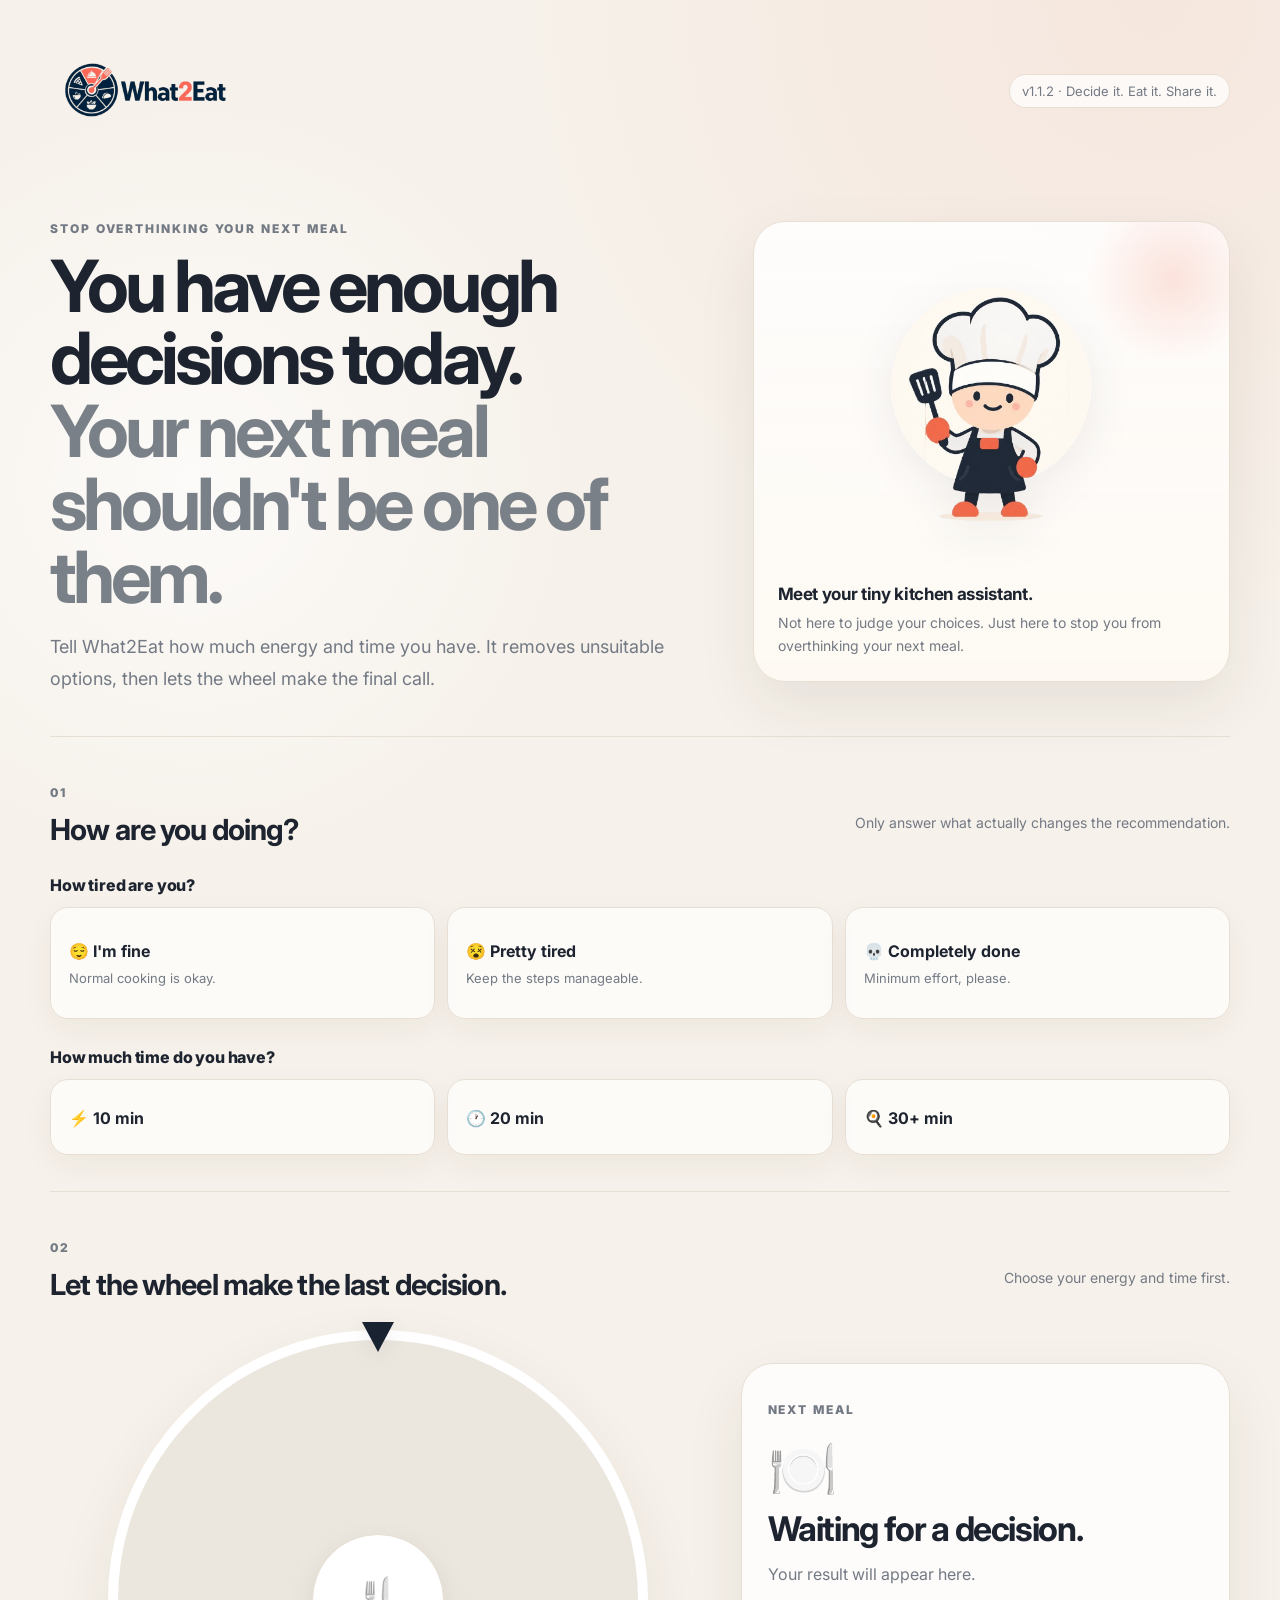
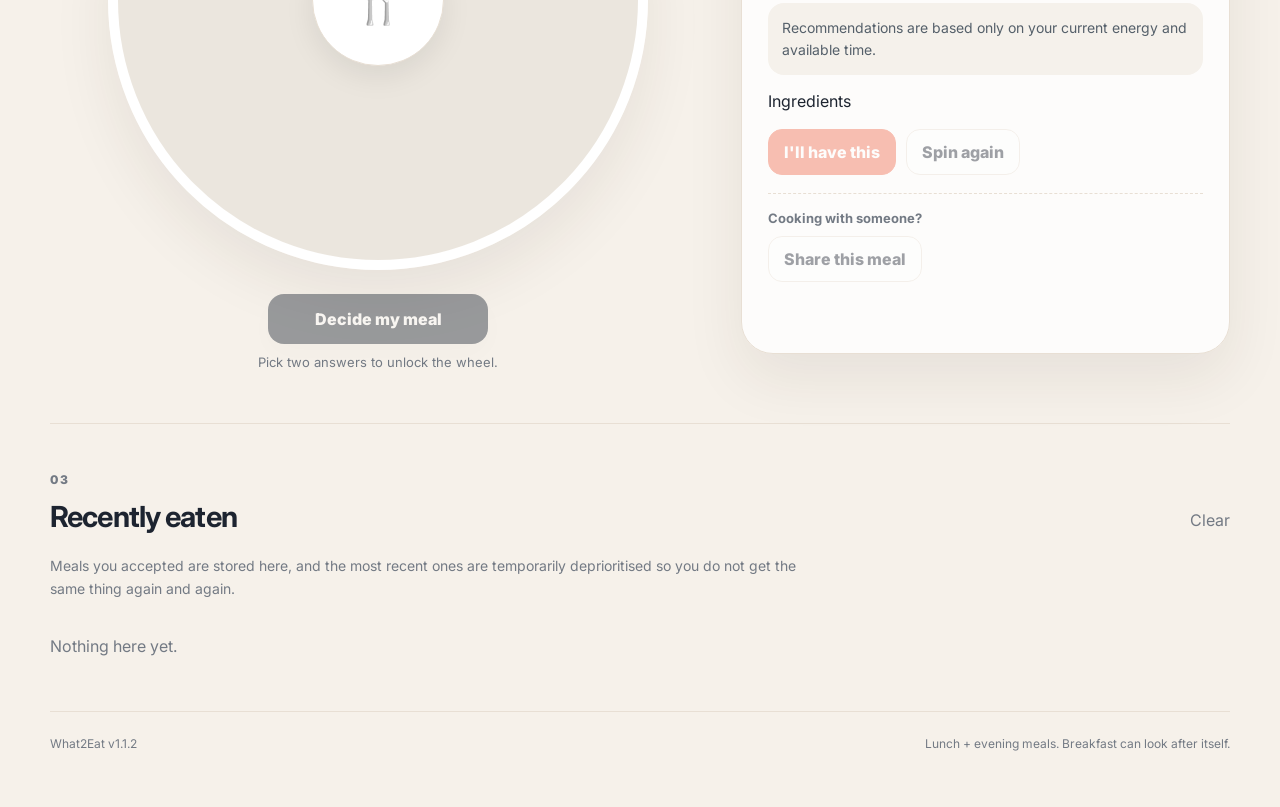
<file: index.html>
<!doctype html>
<html lang="en">
<head>
  <meta charset="utf-8">
  <meta name="viewport" content="width=device-width,initial-scale=1">
  <meta name="theme-color" content="#f6f1ea">
  <meta name="description" content="What2Eat helps you decide your next meal based on your current energy and available time.">
  <title>What2Eat — Stop overthinking your next meal</title>
  <link rel="preconnect" href="https://fonts.googleapis.com">
  <link rel="preconnect" href="https://fonts.gstatic.com" crossorigin>
  <link href="https://fonts.googleapis.com/css2?family=Inter:wght@400;500;600;700;800;900&display=swap" rel="stylesheet">
  <link rel="stylesheet" href="./style.css?v=1.1.2">
</head>
<body>
  <main class="page">
    <header class="topbar">
      <a class="brand" href="./" aria-label="What2Eat home">
        <img
          src="./what2eat-logo.png"
          alt="What2Eat"
          class="brand-logo"
        >
      </a>
      <span class="version">v1.1.2 · Decide it. Eat it. Share it.</span>
    </header>

    <section class="hero">
      <div class="hero-copy">
        <p class="eyebrow">STOP OVERTHINKING YOUR NEXT MEAL</p>
        <h1>
          You have enough decisions today.
          <br>
          <span>Your next meal shouldn't be one of them.</span>
        </h1>

        <p class="intro">
          Tell What2Eat how much energy and time you have.
          It removes unsuitable options, then lets the wheel make the final call.
        </p>
      </div>

      <aside class="chef-card" aria-label="What2Eat little chef illustration">
        <div class="chef-glow"></div>

        <img
          src="./chef-assistant.png"
          alt="What2Eat chef assistant"
          class="chef-image"
        >

        <div class="chef-caption">
          <strong>Meet your tiny kitchen assistant.</strong>
          <p>
            Not here to judge your choices.
            Just here to stop you from overthinking your next meal.
          </p>
        </div>
      </aside>
    </section>

    <section class="block">
      <div class="heading">
        <div>
          <p class="step">01</p>
          <h2>How are you doing?</h2>
        </div>

        <p>
          Only answer what actually changes the recommendation.
        </p>
      </div>

      <div class="question">
        <p class="label">How tired are you?</p>

        <div class="grid three">
          <button class="choice" data-energy="fine" type="button">
            <b>😌 I'm fine</b>
            <span>Normal cooking is okay.</span>
          </button>

          <button class="choice" data-energy="tired" type="button">
            <b>😵 Pretty tired</b>
            <span>Keep the steps manageable.</span>
          </button>

          <button class="choice" data-energy="done" type="button">
            <b>💀 Completely done</b>
            <span>Minimum effort, please.</span>
          </button>
        </div>
      </div>

      <div class="question">
        <p class="label">How much time do you have?</p>

        <div class="grid three">
          <button class="choice time" data-time="10" type="button">
            <b>⚡ 10 min</b>
          </button>

          <button class="choice time" data-time="20" type="button">
            <b>🕐 20 min</b>
          </button>

          <button class="choice time" data-time="30plus" type="button">
            <b>🍳 30+ min</b>
          </button>
        </div>
      </div>
    </section>

    <section class="block">
      <div class="heading">
        <div>
          <p class="step">02</p>
          <h2>Let the wheel make the last decision.</h2>
        </div>

        <p id="matchSummary">
          Choose your energy and time first.
        </p>
      </div>

      <div class="layout">
        <div class="wheelcol">
          <div class="wheelwrap">
            <div class="pointer" aria-hidden="true"></div>
            <div id="wheel" class="wheel"></div>

            <div class="hub" aria-hidden="true">
              <span id="hubText">🍴</span>
            </div>
          </div>

          <button
            id="spin"
            class="primary"
            type="button"
            disabled
          >
            Decide my meal
          </button>

          <p id="status" class="status">
            Pick two answers to unlock the wheel.
          </p>
        </div>

        <aside class="result">
          <p class="step">NEXT MEAL</p>

          <div id="emoji" class="emoji">
            🍽️
          </div>

          <h3 id="mealName">
            Waiting for a decision.
          </h3>

          <p id="meta" class="muted">
            Your result will appear here.
          </p>

          <div id="why" class="why">
            Recommendations are based only on your current energy and available time.
          </div>

          <div class="ingredients-block">
            <p class="ingredients-title">Ingredients</p>
            <div id="ingredients" class="ingredients-list"></div>
          </div>

          <div class="actions">
            <button
              id="accept"
              class="accept"
              type="button"
              disabled
            >
              I'll have this
            </button>

            <button
              id="again"
              class="secondary"
              type="button"
              disabled
            >
              Spin again
            </button>
          </div>

          <div class="share-panel">
            <p class="share-label">
              Cooking with someone?
            </p>

            <button
              id="share"
              class="share"
              type="button"
              disabled
            >
              Share this meal
            </button>
          </div>

          <p id="message" class="message"></p>
        </aside>
      </div>
    </section>

    <section class="block">
      <div class="heading">
        <div>
          <p class="step">03</p>
          <h2>Recently eaten</h2>
        </div>

        <button
          id="clear"
          class="clear"
          type="button"
        >
          Clear
        </button>
      </div>

      <p class="recent-copy">
        Meals you accepted are stored here, and the most recent ones are
        temporarily deprioritised so you do not get the same thing again and again.
      </p>

      <div id="history" class="history">
        <p class="muted">
          Nothing here yet.
        </p>
      </div>
    </section>

    <footer>
      <span>What2Eat v1.1.2</span>
      <span>Lunch + evening meals. Breakfast can look after itself.</span>
    </footer>
  </main>

  <script src="./app.js?v=1.1.2"></script>
</body>
</html>
</file>
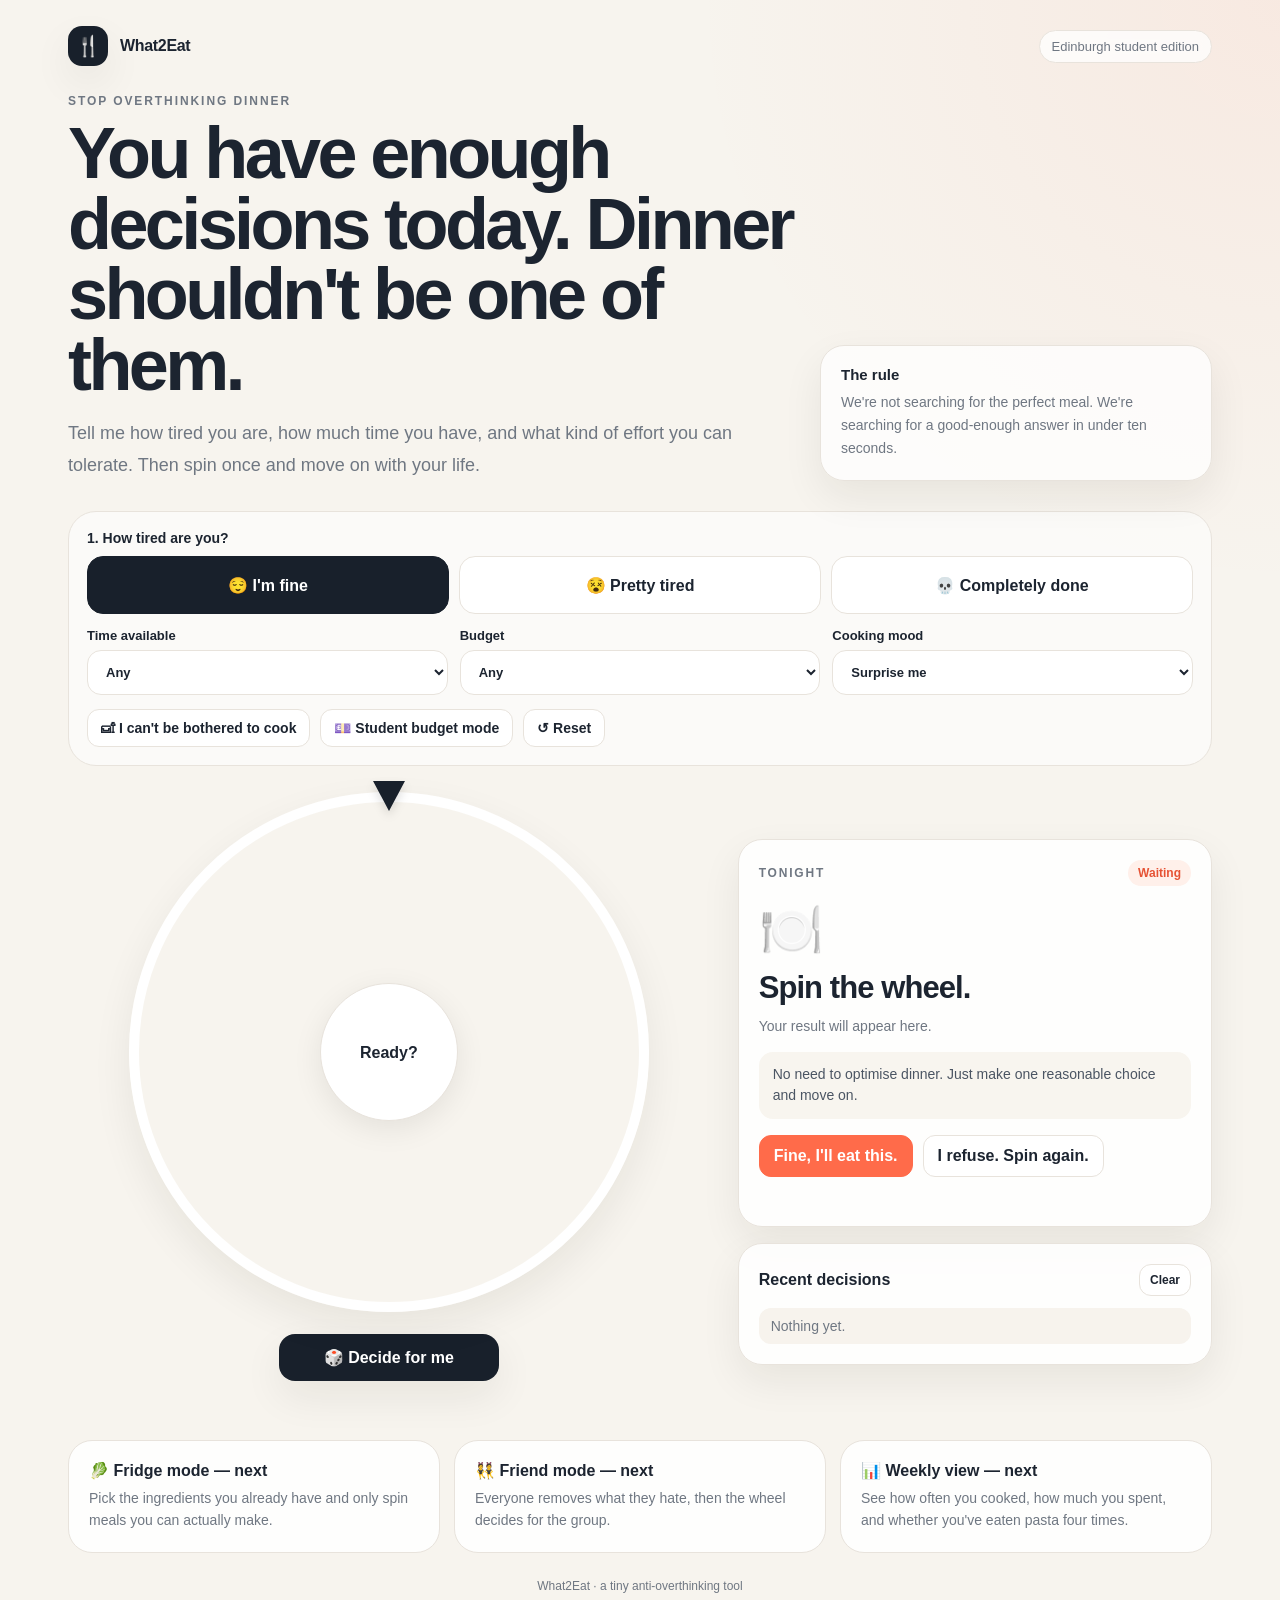
<file: what2eat-v2-index.html>
<!DOCTYPE html>
<html lang="en">
<head>
  <meta charset="UTF-8" />
  <meta name="viewport" content="width=device-width, initial-scale=1.0" />
  <meta name="theme-color" content="#f7f4ee" />
  <title>What2Eat — Stop overthinking dinner</title>
  <style>
    :root{
      --bg:#f7f4ee;
      --panel:#fffdf9;
      --card:#ffffff;
      --text:#1c2430;
      --muted:#6f7782;
      --line:#e8e3dc;
      --ink:#18202b;
      --accent:#ff6b4a;
      --accent-dark:#e65234;
      --accent-soft:#fff0ea;
      --green:#dcebd5;
      --blue:#dce8f4;
      --yellow:#f5e7b8;
      --lav:#e5ddf3;
      --pink:#f2dce1;
      --peach:#f2d2ad;
      --shadow:0 16px 40px rgba(35,27,18,.07);
    }

    *{box-sizing:border-box}
    html{scroll-behavior:smooth}
    body{
      margin:0;
      font-family:Inter,-apple-system,BlinkMacSystemFont,"Segoe UI","PingFang SC","Microsoft YaHei",sans-serif;
      color:var(--text);
      background:
        radial-gradient(circle at top right, rgba(255,107,74,.08), transparent 28%),
        var(--bg);
    }

    button,select,input{font:inherit}
    button{cursor:pointer}
    .app{max-width:1180px;margin:0 auto;padding:26px 18px 64px}

    .topbar{
      display:flex;align-items:center;justify-content:space-between;gap:16px;margin-bottom:28px
    }
    .brand{
      display:flex;align-items:center;gap:12px;font-weight:800;letter-spacing:-.02em
    }
    .brand-mark{
      width:40px;height:40px;border-radius:14px;background:var(--ink);color:#fff;
      display:grid;place-items:center;font-size:20px;box-shadow:var(--shadow)
    }
    .pill{
      border:1px solid var(--line);background:rgba(255,255,255,.75);backdrop-filter:blur(8px);
      padding:8px 12px;border-radius:999px;color:var(--muted);font-size:13px
    }

    .hero{
      display:grid;grid-template-columns:minmax(0,1.3fr) minmax(250px,.7fr);gap:24px;align-items:end
    }
    .eyebrow{font-size:12px;letter-spacing:.16em;text-transform:uppercase;color:var(--muted);font-weight:700}
    h1{font-size:clamp(38px,6vw,72px);line-height:.98;letter-spacing:-.05em;margin:10px 0 18px;max-width:760px}
    .lead{font-size:18px;line-height:1.75;color:var(--muted);max-width:720px;margin:0}
    .hero-card{
      background:rgba(255,255,255,.76);border:1px solid var(--line);border-radius:24px;padding:20px;
      box-shadow:var(--shadow)
    }
    .hero-card strong{display:block;font-size:15px;margin-bottom:8px}
    .hero-card p{margin:0;color:var(--muted);line-height:1.65;font-size:14px}

    .section-title{font-size:14px;font-weight:800;margin:0 0 10px}
    .setup{
      margin-top:30px;background:rgba(255,255,255,.6);border:1px solid var(--line);border-radius:28px;padding:18px
    }
    .tired-row{display:grid;grid-template-columns:repeat(3,1fr);gap:10px}
    .choice{
      min-height:58px;border:1px solid var(--line);background:var(--card);border-radius:16px;
      color:var(--text);font-weight:700;padding:10px 14px;transition:.18s ease;
    }
    .choice:hover{transform:translateY(-1px)}
    .choice.active{background:var(--ink);color:#fff;border-color:var(--ink)}
    .filters{display:grid;grid-template-columns:repeat(3,1fr);gap:12px;margin-top:14px}
    label{font-size:13px;font-weight:700}
    select{
      margin-top:7px;width:100%;border:1px solid var(--line);background:var(--card);color:var(--text);
      border-radius:14px;padding:13px 14px;outline:none
    }
    select:focus,button:focus-visible{outline:3px solid rgba(255,107,74,.22);outline-offset:2px}

    .quick-actions{display:flex;gap:10px;flex-wrap:wrap;margin-top:14px}
    .quick{
      border:1px solid var(--line);background:var(--card);color:var(--text);
      padding:10px 13px;border-radius:12px;font-size:14px;font-weight:700
    }
    .quick.active{background:var(--accent-soft);border-color:#f6b6a7;color:var(--accent-dark)}

    .workspace{
      display:grid;grid-template-columns:minmax(0,1.15fr) minmax(320px,.85fr);gap:28px;align-items:center;margin-top:26px
    }
    .wheel-zone{display:flex;flex-direction:column;align-items:center;min-width:0}
    .wheel-wrap{position:relative;width:min(74vw,520px);aspect-ratio:1}
    .pointer{
      position:absolute;left:50%;top:-11px;transform:translateX(-50%);z-index:7;
      width:0;height:0;border-left:16px solid transparent;border-right:16px solid transparent;border-top:30px solid var(--ink);
      filter:drop-shadow(0 5px 5px rgba(0,0,0,.12))
    }
    .wheel{
      width:100%;height:100%;border-radius:50%;border:10px solid #fff;box-shadow:var(--shadow);
      position:relative;overflow:hidden;transition:transform 1.35s cubic-bezier(.16,.75,.2,1)
    }
    .wheel-labels{position:absolute;inset:0;pointer-events:none}
    .wheel-label{
      position:absolute;left:50%;top:50%;transform-origin:0 0;
      font-weight:800;font-size:13px;color:#25303b;white-space:nowrap;
      text-shadow:0 1px 0 rgba(255,255,255,.7)
    }
    .hub{
      position:absolute;left:50%;top:50%;transform:translate(-50%,-50%);z-index:5;
      width:138px;height:138px;border-radius:50%;background:#fff;border:1px solid var(--line);
      box-shadow:0 8px 30px rgba(0,0,0,.08);display:flex;align-items:center;justify-content:center;
      text-align:center;padding:16px;font-weight:800;line-height:1.2
    }
    .spin{
      margin-top:22px;background:var(--ink);color:#fff;border:0;border-radius:16px;
      padding:14px 22px;min-width:220px;font-weight:800;font-size:16px;box-shadow:var(--shadow)
    }
    .spin:hover{background:#0e141c}
    .spin:disabled{opacity:.55;cursor:not-allowed}
    .status{min-height:22px;margin-top:9px;color:var(--muted);font-size:13px;text-align:center}

    .side{display:grid;gap:16px}
    .result-card,.history-card,.info-card{
      background:rgba(255,255,255,.88);border:1px solid var(--line);border-radius:24px;padding:20px;box-shadow:var(--shadow)
    }
    .result-top{display:flex;align-items:center;justify-content:space-between;gap:12px}
    .today{font-size:12px;letter-spacing:.15em;color:var(--muted);font-weight:800}
    .mini-badge{
      border-radius:999px;background:var(--accent-soft);color:var(--accent-dark);padding:6px 10px;font-size:12px;font-weight:800
    }
    .food-emoji{font-size:52px;margin-top:14px}
    .food-name{font-size:31px;line-height:1.1;letter-spacing:-.03em;margin:10px 0}
    .meta{color:var(--muted);line-height:1.6;font-size:14px}
    .reason{
      margin-top:14px;padding:12px 14px;background:#f8f5ef;border-radius:14px;font-size:14px;line-height:1.55;color:#4b5563
    }
    .actions{display:flex;gap:10px;flex-wrap:wrap;margin-top:16px}
    .btn{
      border:1px solid var(--line);background:#fff;color:var(--text);border-radius:12px;padding:11px 14px;font-weight:800
    }
    .btn.primary{background:var(--accent);color:#fff;border-color:var(--accent)}
    .btn.primary:hover{background:var(--accent-dark)}
    .history-head{display:flex;align-items:center;justify-content:space-between}
    .history-list{display:grid;gap:8px;margin-top:12px}
    .history-item{
      display:flex;justify-content:space-between;gap:10px;align-items:center;background:#f7f3ed;border-radius:12px;padding:10px 12px;font-size:14px
    }
    .empty{color:var(--muted)}
    .tiny{font-size:12px;color:var(--muted)}
    .reject-note{margin-top:10px;color:var(--accent-dark);font-size:13px;font-weight:700;min-height:19px}

    .footer-cards{
      display:grid;grid-template-columns:repeat(3,1fr);gap:14px;margin-top:28px
    }
    .info-card{box-shadow:none}
    .info-card strong{display:block;margin-bottom:8px}
    .info-card p{margin:0;color:var(--muted);font-size:14px;line-height:1.55}

    .footer{text-align:center;color:var(--muted);font-size:12px;margin-top:26px}

    @media (max-width:860px){
      .hero,.workspace{grid-template-columns:1fr}
      .hero-card{max-width:none}
      .wheel-wrap{width:min(88vw,500px)}
      .footer-cards{grid-template-columns:1fr}
    }
    @media (max-width:620px){
      .app{padding:18px 14px 48px}
      .topbar{margin-bottom:20px}
      .pill{display:none}
      .tired-row,.filters{grid-template-columns:1fr}
      .setup{padding:14px;border-radius:22px}
      h1{font-size:44px}
      .lead{font-size:16px}
      .wheel-label{font-size:11px}
      .hub{width:112px;height:112px;font-size:14px}
      .food-name{font-size:26px}
    }
  </style>
</head>
<body>
  <main class="app">
    <div class="topbar">
      <div class="brand">
        <div class="brand-mark">🍴</div>
        <div>What2Eat</div>
      </div>
      <div class="pill">Edinburgh student edition</div>
    </div>

    <section class="hero">
      <div>
        <div class="eyebrow">Stop overthinking dinner</div>
        <h1>You have enough decisions today. Dinner shouldn't be one of them.</h1>
        <p class="lead">Tell me how tired you are, how much time you have, and what kind of effort you can tolerate. Then spin once and move on with your life.</p>
      </div>
      <aside class="hero-card">
        <strong>The rule</strong>
        <p>We're not searching for the perfect meal. We're searching for a good-enough answer in under ten seconds.</p>
      </aside>
    </section>

    <section class="setup">
      <p class="section-title">1. How tired are you?</p>
      <div class="tired-row" id="tiredRow">
        <button class="choice active" data-tired="fine">😌 I'm fine</button>
        <button class="choice" data-tired="tired">😵 Pretty tired</button>
        <button class="choice" data-tired="dead">💀 Completely done</button>
      </div>

      <div class="filters">
        <label>Time available
          <select id="timeFilter">
            <option value="any">Any</option>
            <option value="10">10 min max</option>
            <option value="20">20 min max</option>
            <option value="30">30 min max</option>
          </select>
        </label>

        <label>Budget
          <select id="budgetFilter">
            <option value="any">Any</option>
            <option value="5">£5 max</option>
            <option value="10">£10 max</option>
            <option value="15">£15 max</option>
          </select>
        </label>

        <label>Cooking mood
          <select id="modeFilter">
            <option value="any">Surprise me</option>
            <option value="cook">I can cook</option>
            <option value="lazy">Minimal effort</option>
          </select>
        </label>
      </div>

      <div class="quick-actions">
        <button id="lazyBtn" class="quick">🛋 I can't be bothered to cook</button>
        <button id="cheapBtn" class="quick">💷 Student budget mode</button>
        <button id="resetBtn" class="quick">↺ Reset</button>
      </div>
    </section>

    <section class="workspace">
      <div class="wheel-zone">
        <div class="wheel-wrap">
          <div class="pointer" aria-hidden="true"></div>
          <div id="wheel" class="wheel"></div>
          <div id="wheelLabels" class="wheel-labels"></div>
          <div class="hub"><span id="hubText">Ready?</span></div>
        </div>
        <button id="spinBtn" class="spin">🎲 Decide for me</button>
        <div id="status" class="status" aria-live="polite"></div>
      </div>

      <div class="side">
        <section class="result-card">
          <div class="result-top">
            <div class="today">TONIGHT</div>
            <div id="fitBadge" class="mini-badge">Waiting</div>
          </div>
          <div id="resultEmoji" class="food-emoji">🍽️</div>
          <h2 id="resultName" class="food-name">Spin the wheel.</h2>
          <div id="resultMeta" class="meta">Your result will appear here.</div>
          <div id="resultReason" class="reason">No need to optimise dinner. Just make one reasonable choice and move on.</div>

          <div class="actions">
            <button id="acceptBtn" class="btn primary">Fine, I'll eat this.</button>
            <button id="rejectBtn" class="btn">I refuse. Spin again.</button>
          </div>
          <div id="rejectNote" class="reject-note"></div>
        </section>

        <section class="history-card">
          <div class="history-head">
            <strong>Recent decisions</strong>
            <button id="clearBtn" class="btn" style="padding:8px 10px;font-size:12px">Clear</button>
          </div>
          <div id="historyList" class="history-list">
            <div class="history-item empty">Nothing yet.</div>
          </div>
        </section>
      </div>
    </section>

    <section class="footer-cards">
      <div class="info-card">
        <strong>🥬 Fridge mode — next</strong>
        <p>Pick the ingredients you already have and only spin meals you can actually make.</p>
      </div>
      <div class="info-card">
        <strong>👯 Friend mode — next</strong>
        <p>Everyone removes what they hate, then the wheel decides for the group.</p>
      </div>
      <div class="info-card">
        <strong>📊 Weekly view — next</strong>
        <p>See how often you cooked, how much you spent, and whether you've eaten pasta four times.</p>
      </div>
    </section>

    <div class="footer">What2Eat · a tiny anti-overthinking tool</div>
  </main>

<script>
(() => {
  const meals = [
    {name:'Tomato Egg Rice', emoji:'🍅', time:15, cost:3, effort:2, mode:'cook', note:'cheap, fast, and almost impossible to mess up'},
    {name:'Korean Bibimbap', emoji:'🥗', time:20, cost:5, effort:2, mode:'cook', note:'perfect for using random leftovers'},
    {name:'Dumplings + Greens', emoji:'🥟', time:10, cost:4, effort:1, mode:'lazy', note:'low effort, high comfort'},
    {name:'Pasta + Ready Sauce', emoji:'🍝', time:15, cost:4, effort:1, mode:'cook', note:'one pan and you're done'},
    {name:'Wrap / Sandwich', emoji:'🌯', time:8, cost:4, effort:1, mode:'lazy', note:'deadline-friendly and reliable'},
    {name:'Curry Rice', emoji:'🍛', time:25, cost:6, effort:3, mode:'cook', note:'make two portions and tomorrow is solved too'},
    {name:'Fried Rice', emoji:'🍚', time:12, cost:3, effort:2, mode:'cook', note:'made for leftover rice and random fridge bits'},
    {name:'Instant Noodles+', emoji:'🍜', time:10, cost:3, effort:1, mode:'lazy', note:'add egg and greens and call it dinner'},
    {name:'Meal Deal', emoji:'🥪', time:5, cost:5, effort:0, mode:'lazy', note:'when leaving the kitchen untouched is the goal'},
    {name:'Chicken + Veg Tray', emoji:'🍗', time:30, cost:6, effort:2, mode:'cook', note:'five minutes of prep, then let the oven work'},
    {name:'Udon / Soba', emoji:'🍲', time:12, cost:4, effort:1, mode:'cook', note:'warm, quick, and good for Edinburgh weather'},
    {name:'Frozen Pizza', emoji:'🍕', time:18, cost:5, effort:0, mode:'lazy', note:'zero shame, almost zero thinking'},
    {name:'Ready Meal + Fruit', emoji:'🛒', time:5, cost:8, effort:0, mode:'lazy', note:'faster than takeaway and usually cheaper'},
    {name:'Egg Toast', emoji:'🍳', time:8, cost:3, effort:1, mode:'lazy', note:'breakfast rules do not apply at dinner'},
    {name:'Takeaway', emoji:'🛵', time:0, cost:15, effort:0, mode:'lazy', note:'sometimes your time is worth more than the money'},
    {name:'Leftovers', emoji:'♻️', time:5, cost:1, effort:0, mode:'lazy', note:'the most underrated productivity meal'}
  ];

  const colors = ['#f2d2ad','#e5ddf3','#f5e7b8','#dcebd5','#dce8f4','#f2dce1'];

  const $ = id => document.getElementById(id);
  const wheel = $('wheel');
  const wheelLabels = $('wheelLabels');
  const hubText = $('hubText');
  const spinBtn = $('spinBtn');
  const timeFilter = $('timeFilter');
  const budgetFilter = $('budgetFilter');
  const modeFilter = $('modeFilter');
  const status = $('status');
  const resultEmoji = $('resultEmoji');
  const resultName = $('resultName');
  const resultMeta = $('resultMeta');
  const resultReason = $('resultReason');
  const fitBadge = $('fitBadge');
  const acceptBtn = $('acceptBtn');
  const rejectBtn = $('rejectBtn');
  const rejectNote = $('rejectNote');
  const historyList = $('historyList');
  const clearBtn = $('clearBtn');
  const lazyBtn = $('lazyBtn');
  const cheapBtn = $('cheapBtn');
  const resetBtn = $('resetBtn');

  let tired = 'fine';
  let current = null;
  let rotation = 0;
  let spinning = false;
  let rejectCount = 0;
  let history = [];

  function getEffortLimit(){
    return tired === 'fine' ? 3 : tired === 'tired' ? 1 : 0;
  }

  function eligible(){
    const maxTime = timeFilter.value === 'any' ? Infinity : Number(timeFilter.value);
    const maxCost = budgetFilter.value === 'any' ? Infinity : Number(budgetFilter.value);
    const mode = modeFilter.value;
    const effortLimit = getEffortLimit();

    return meals.filter(m =>
      m.time <= maxTime &&
      m.cost <= maxCost &&
      m.effort <= effortLimit &&
      (mode === 'any' || m.mode === mode)
    );
  }

  function renderWheel(){
    const pool = eligible();
    const display = pool.length ? pool.slice(0,8) : meals.slice(0,8);
    const n = display.length;
    const step = 360 / n;

    let gradient = 'conic-gradient(';
    display.forEach((m,i)=>{
      gradient += `${colors[i % colors.length]} ${i*step}deg ${(i+1)*step}deg${i===n-1?'':','}`;
    });
    gradient += ')';
    wheel.style.background = gradient;

    wheelLabels.innerHTML = '';
    display.forEach((m,i)=>{
      const angle = i*step + step/2 - 90;
      const radius = 38;
      const rad = angle * Math.PI / 180;
      const x = 50 + radius * Math.cos(rad);
      const y = 50 + radius * Math.sin(rad);

      const label = document.createElement('div');
      label.className = 'wheel-label';
      label.style.left = `${x}%`;
      label.style.top = `${y}%`;
      label.style.transform = `translate(-50%,-50%) rotate(${angle+90}deg)`;
      label.textContent = `${m.emoji} ${m.name}`;
      wheelLabels.appendChild(label);
    });

    status.textContent = `${pool.length} meal${pool.length===1?'':'s'} match your current mood.`;
  }

  function explain(m){
    const tiredText = tired === 'fine'
      ? 'You said you still have some energy.'
      : tired === 'tired'
      ? 'You said you are pretty tired.'
      : 'You said you are completely done.';

    return `${tiredText} ${m.name} fits because it takes ${m.time === 0 ? 'almost no cooking time' : `about ${m.time} minutes`} and costs around £${m.cost}.`;
  }

  function spin(){
    if(spinning) return;

    const pool = eligible();
    if(!pool.length){
      status.textContent = 'No meals match all of that. Try relaxing one filter.';
      hubText.textContent = 'Too strict 😭';
      return;
    }

    spinning = true;
    spinBtn.disabled = true;
    rejectBtn.disabled = true;
    rejectNote.textContent = '';
    current = pool[Math.floor(Math.random()*pool.length)];

    rotation += 1080 + Math.floor(Math.random()*360);
    wheel.style.transform = `rotate(${rotation}deg)`;
    hubText.textContent = 'Deciding…';

    setTimeout(()=>{
      resultEmoji.textContent = current.emoji;
      resultName.textContent = current.name;
      resultMeta.textContent = `${current.time === 0 ? 'No cooking' : `~${current.time} min`} · ~£${current.cost} · ${current.note}`;
      resultReason.textContent = explain(current);
      fitBadge.textContent = current.effort === 0 ? 'Ultra low effort' : current.effort === 1 ? 'Easy' : current.effort === 2 ? 'Reasonable' : 'More effort';
      hubText.textContent = current.name;
      spinning = false;
      spinBtn.disabled = false;
      rejectBtn.disabled = false;
    },1350);
  }

  function renderHistory(){
    historyList.innerHTML = '';
    if(!history.length){
      historyList.innerHTML = '<div class="history-item empty">Nothing yet.</div>';
      return;
    }
    history.slice(0,5).forEach((m,i)=>{
      const row = document.createElement('div');
      row.className = 'history-item';
      row.innerHTML = `<span>${m.emoji} ${m.name}</span><span class="tiny">${i===0?'just now':'earlier'}</span>`;
      historyList.appendChild(row);
    });
  }

  function selectTired(next){
    tired = next;
    document.querySelectorAll('.choice').forEach(btn=>{
      btn.classList.toggle('active',btn.dataset.tired===next);
    });
    renderWheel();
  }

  document.querySelectorAll('.choice').forEach(btn=>{
    btn.addEventListener('click',()=>selectTired(btn.dataset.tired));
  });

  [timeFilter,budgetFilter,modeFilter].forEach(el=>{
    el.addEventListener('change',renderWheel);
  });

  lazyBtn.addEventListener('click',()=>{
    modeFilter.value='lazy';
    timeFilter.value='10';
    selectTired('dead');
    lazyBtn.classList.add('active');
    cheapBtn.classList.remove('active');
    status.textContent='Lazy mode on. I removed anything that feels like actual cooking.';
  });

  cheapBtn.addEventListener('click',()=>{
    budgetFilter.value='5';
    cheapBtn.classList.add('active');
    lazyBtn.classList.remove('active');
    renderWheel();
    status.textContent='Student budget mode on. Keeping it around £5 or less.';
  });

  resetBtn.addEventListener('click',()=>{
    timeFilter.value='any';
    budgetFilter.value='any';
    modeFilter.value='any';
    lazyBtn.classList.remove('active');
    cheapBtn.classList.remove('active');
    selectTired('fine');
    rejectCount=0;
    rejectNote.textContent='';
    status.textContent='Reset. Fresh start.';
  });

  spinBtn.addEventListener('click',spin);

  rejectBtn.addEventListener('click',()=>{
    rejectCount++;
    const messages = [
      'Fair enough. One more spin.',
      'Interesting. You are becoming selective.',
      'At this point, you may already know what you want.',
      'You do realise this is no longer random, right? 😐',
      'Fine. I am still spinning, but I am judging you a little.'
    ];
    rejectNote.textContent = messages[Math.min(rejectCount-1,messages.length-1)];
    spin();
  });

  acceptBtn.addEventListener('click',()=>{
    if(!current){
      status.textContent='Spin first. Then commit to your fate.';
      return;
    }
    history = [current, ...history.filter(x=>x.name!==current.name)].slice(0,5);
    renderHistory();
    rejectCount=0;
    rejectNote.textContent='Decision made. Dinner is officially no longer your problem. ✓';
  });

  clearBtn.addEventListener('click',()=>{
    history=[];
    renderHistory();
    status.textContent='History cleared.';
  });

  renderWheel();
})();
</script>
</body>
</html>
</file>
<file: style.css>
:root{
  --bg:#f6f1ea;
  --card:#fffdfa;
  --card-2:#fffaf4;
  --text:#1d2430;
  --muted:#737a84;
  --line:#e8dfd4;
  --dark:#182230;
  --accent:#ef6a4c;
  --accent-dark:#da5a3d;
  --accent-soft:#fff0eb;
  --shadow:0 24px 60px rgba(53,41,26,.08);
  --shadow-soft:0 10px 30px rgba(53,41,26,.05);
  --radius-lg:28px;
  --radius-md:18px;
}

*{box-sizing:border-box}
html{scroll-behavior:smooth}
body{
  margin:0;
  color:var(--text);
  font-family:"Inter",-apple-system,BlinkMacSystemFont,"Segoe UI",sans-serif;
  background:
    radial-gradient(circle at 90% 0%, rgba(239,106,76,.08), transparent 24%),
    radial-gradient(circle at 15% 20%, rgba(255,255,255,.7), transparent 18%),
    var(--bg);
}
button,a{font:inherit}
button{cursor:pointer}

.page{
  width:min(1180px,calc(100% - 32px));
  margin:auto;
  padding:28px 0 56px;
}

.topbar{
  display:flex;
  justify-content:space-between;
  align-items:center;
  gap:16px;
}
.brand{
  display:flex;
  align-items:center;
  gap:10px;
  color:var(--text);
  text-decoration:none;
}
.brand-logo{
  display:block;
  width:190px;
  height:auto;
  object-fit:contain;
}
@media (max-width:640px){
  .brand-logo{
    width:150px;
  }
}
.version{
  font-size:13px;
  color:var(--muted);
  border:1px solid var(--line);
  border-radius:999px;
  background:rgba(255,255,255,.72);
  padding:8px 12px;
  backdrop-filter:blur(10px);
}

.hero{
  display:grid;
  grid-template-columns:minmax(0,1.05fr) minmax(280px,.75fr);
  gap:34px;
  align-items:center;
  padding:54px 0 42px;
}
.eyebrow,.step{
  font-size:12px;
  font-weight:850;
  letter-spacing:.16em;
  color:var(--muted);
}
h1{
  margin:14px 0 18px;
  font-size:clamp(42px,6vw,72px);
  line-height:1.01;
  letter-spacing:-.055em;
}
h1 span{color:#7a8087}
.intro{
  max-width:700px;
  margin:0;
  font-size:18px;
  line-height:1.75;
  color:var(--muted);
}

.chef-card{
  position:relative;
  overflow:hidden;
  border:1px solid var(--line);
  border-radius:32px;
  background:linear-gradient(180deg, rgba(255,255,255,.88), rgba(255,250,244,.92));
  padding:24px;
  box-shadow:var(--shadow);
}
.chef-glow{
  position:absolute;
  width:180px;
  height:180px;
  right:-34px;
  top:-34px;
  background:radial-gradient(circle, rgba(239,106,76,.18), transparent 68%);
  pointer-events:none;
}
.chef-image{
  display:block;
  width:min(100%, 260px);
  height:auto;
  object-fit:contain;
  margin:0 auto 14px;
  filter:drop-shadow(0 10px 22px rgba(24,34,48,.08));
}
.chef-caption strong{
  display:block;
  font-size:17px;
  margin-bottom:8px;
  letter-spacing:-.02em;
}
.chef-caption p{
  margin:0;
  color:var(--muted);
  font-size:14px;
  line-height:1.6;
}

.block{
  border-top:1px solid var(--line);
  padding:36px 0;
}
.heading{
  display:flex;
  justify-content:space-between;
  align-items:end;
  gap:20px;
  margin-bottom:28px;
}
.heading h2{
  margin:6px 0 0;
  font-size:29px;
  letter-spacing:-.03em;
}
.heading > p{
  max-width:400px;
  color:var(--muted);
  font-size:14px;
  line-height:1.55;
  text-align:right;
}
.question + .question{margin-top:28px}
.label{
  margin:0 0 12px;
  font-weight:800;
  letter-spacing:-.01em;
}
.grid{
  display:grid;
  gap:12px;
}
.grid.three{
  grid-template-columns:repeat(3,1fr);
}
.choice{
  min-height:112px;
  text-align:left;
  border:1px solid var(--line);
  border-radius:var(--radius-md);
  background:rgba(255,255,255,.7);
  padding:18px 18px 16px;
  color:var(--text);
  transition:transform .16s ease, background .16s ease, border-color .16s ease, box-shadow .16s ease;
  box-shadow:var(--shadow-soft);
}
.choice:hover{
  transform:translateY(-2px);
  border-color:#d4c8b8;
}
.choice.selected{
  background:var(--dark);
  color:white;
  border-color:var(--dark);
}
.choice.selected span{color:#c9d0d8}
.choice b{
  display:block;
  font-size:16px;
  margin-bottom:8px;
}
.choice span{
  display:block;
  font-size:13px;
  line-height:1.5;
  color:var(--muted);
}
.choice.time{
  min-height:76px;
  display:flex;
  align-items:center;
}
.choice.time b{margin:0}

.layout{
  display:grid;
  grid-template-columns:minmax(0,1.1fr) minmax(330px,.82fr);
  gap:34px;
  align-items:center;
}
.wheelcol{
  display:flex;
  flex-direction:column;
  align-items:center;
}
.wheelwrap{
  position:relative;
  width:min(72vw,540px);
  aspect-ratio:1;
}
.pointer{
  position:absolute;
  z-index:8;
  left:50%;
  top:-8px;
  transform:translateX(-50%);
  width:0;
  height:0;
  border-left:16px solid transparent;
  border-right:16px solid transparent;
  border-top:30px solid var(--dark);
  filter:drop-shadow(0 6px 10px rgba(24,34,48,.08));
}
.wheel{
  position:absolute;
  inset:0;
  border-radius:50%;
  border:10px solid #ffffff;
  box-shadow:var(--shadow);
  transition:transform 1.35s cubic-bezier(.16,.77,.2,1);
}
.hub{
  position:absolute;
  z-index:5;
  left:50%;
  top:50%;
  transform:translate(-50%,-50%);
  width:132px;
  height:132px;
  border-radius:50%;
  background:white;
  border:1px solid var(--line);
  box-shadow:0 10px 30px rgba(0,0,0,.08);
  display:grid;
  place-items:center;
  text-align:center;
  padding:14px;
  font-weight:850;
}
#hubText{
  font-size:44px;
  line-height:1;
  display:inline-block;
}
.primary{
  margin-top:24px;
  border:0;
  border-radius:16px;
  background:var(--dark);
  color:white;
  min-width:220px;
  padding:15px 22px;
  font-weight:850;
  box-shadow:var(--shadow-soft);
}
.primary:disabled,
.accept:disabled,
.secondary:disabled,
.share:disabled{
  opacity:.42;
  cursor:not-allowed;
}
.status{
  min-height:20px;
  margin-top:10px;
  color:var(--muted);
  font-size:13px;
}

.result{
  border:1px solid var(--line);
  border-radius:32px;
  background:rgba(255,255,255,.82);
  box-shadow:var(--shadow);
  padding:26px;
}
.emoji{
  font-size:56px;
  margin:18px 0 8px;
}
.result h3{
  margin:0 0 10px;
  font-size:34px;
  line-height:1.04;
  letter-spacing:-.04em;
}
.muted{
  color:var(--muted);
  line-height:1.55;
}
.why{
  margin-top:16px;
  border-radius:16px;
  background:#f5f1eb;
  padding:14px;
  color:#55606a;
  font-size:14px;
  line-height:1.58;
}
.actions{
  display:flex;
  flex-wrap:wrap;
  gap:10px;
  margin-top:18px;
}
.accept,.secondary,.share{
  border-radius:14px;
  padding:12px 15px;
  font-weight:800;
}
.accept{
  border:1px solid var(--accent);
  background:var(--accent);
  color:white;
}
.accept:hover{background:var(--accent-dark)}
.secondary,.share{
  border:1px solid var(--line);
  background:white;
  color:var(--text);
}
.share-panel{
  margin-top:18px;
  padding-top:16px;
  border-top:1px dashed var(--line);
}
.share-label{
  margin:0 0 10px;
  color:var(--muted);
  font-size:13px;
  font-weight:700;
}
.message{
  min-height:18px;
  margin-top:14px;
  color:#bc4b35;
  font-size:13px;
  font-weight:700;
}

.clear{
  border:0;
  background:none;
  color:var(--muted);
  padding:4px 0;
}
.recent-copy{
  max-width:760px;
  margin:-8px 0 18px;
  color:var(--muted);
  font-size:14px;
  line-height:1.65;
}
.history{
  display:grid;
  grid-template-columns:repeat(3,1fr);
  gap:12px;
}
.historyitem{
  border:1px solid var(--line);
  border-radius:18px;
  background:rgba(255,255,255,.68);
  box-shadow:var(--shadow-soft);
  padding:14px;
}
.historyitem strong{
  display:block;
  letter-spacing:-.01em;
}
.historyitem span{
  display:block;
  margin-top:6px;
  color:var(--muted);
  font-size:12px;
}

footer{
  border-top:1px solid var(--line);
  padding-top:24px;
  color:var(--muted);
  font-size:12px;
  display:flex;
  justify-content:space-between;
  gap:16px;
}

button:focus-visible,
a:focus-visible{
  outline:3px solid rgba(239,106,76,.26);
  outline-offset:3px;
}

@media (max-width: 900px){
  .hero,.layout{
    grid-template-columns:1fr;
  }
  .chef-card{
    max-width:460px;
  }
  .wheelwrap{
    width:min(88vw,520px);
  }
  .history{
    grid-template-columns:1fr 1fr;
  }
}
@media (max-width: 640px){
  .page{
    width:min(100% - 24px,1180px);
    padding-top:18px;
  }
  .version{
    display:none;
  }
  .hero{
    padding:42px 0 34px;
  }
  h1{
    font-size:44px;
  }
  .intro{
    font-size:16px;
  }
  .heading{
    display:block;
  }
  .heading > p{
    text-align:left;
    margin-top:10px;
  }
  .grid.three{
    grid-template-columns:1fr;
  }
  .choice{
    min-height:auto;
  }
  .choice.time{
    min-height:66px;
  }
  .hub{
    width:112px;
    height:112px;
  }  

  #hubText{
    font-size:34px;
  }
  .history{
    grid-template-columns:1fr;
  }
  footer{
    display:block;
  }
}
</file>
